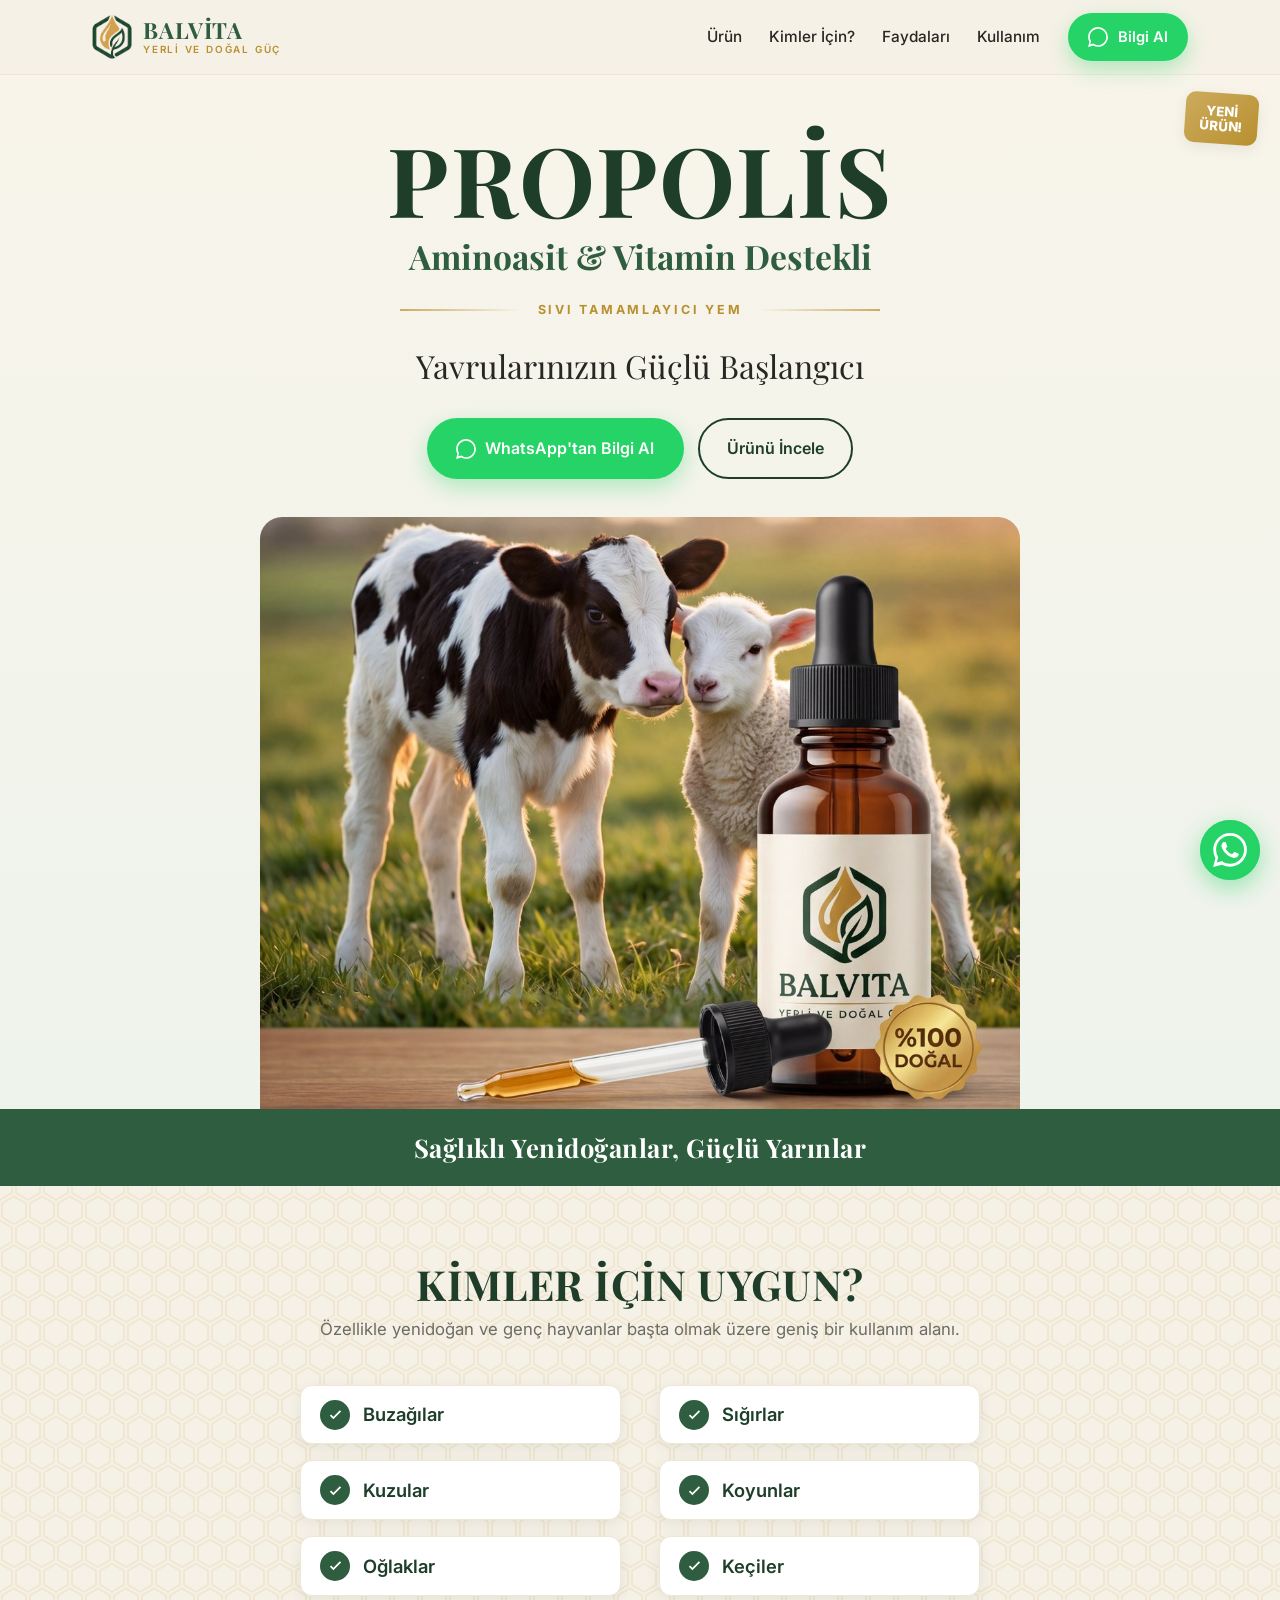
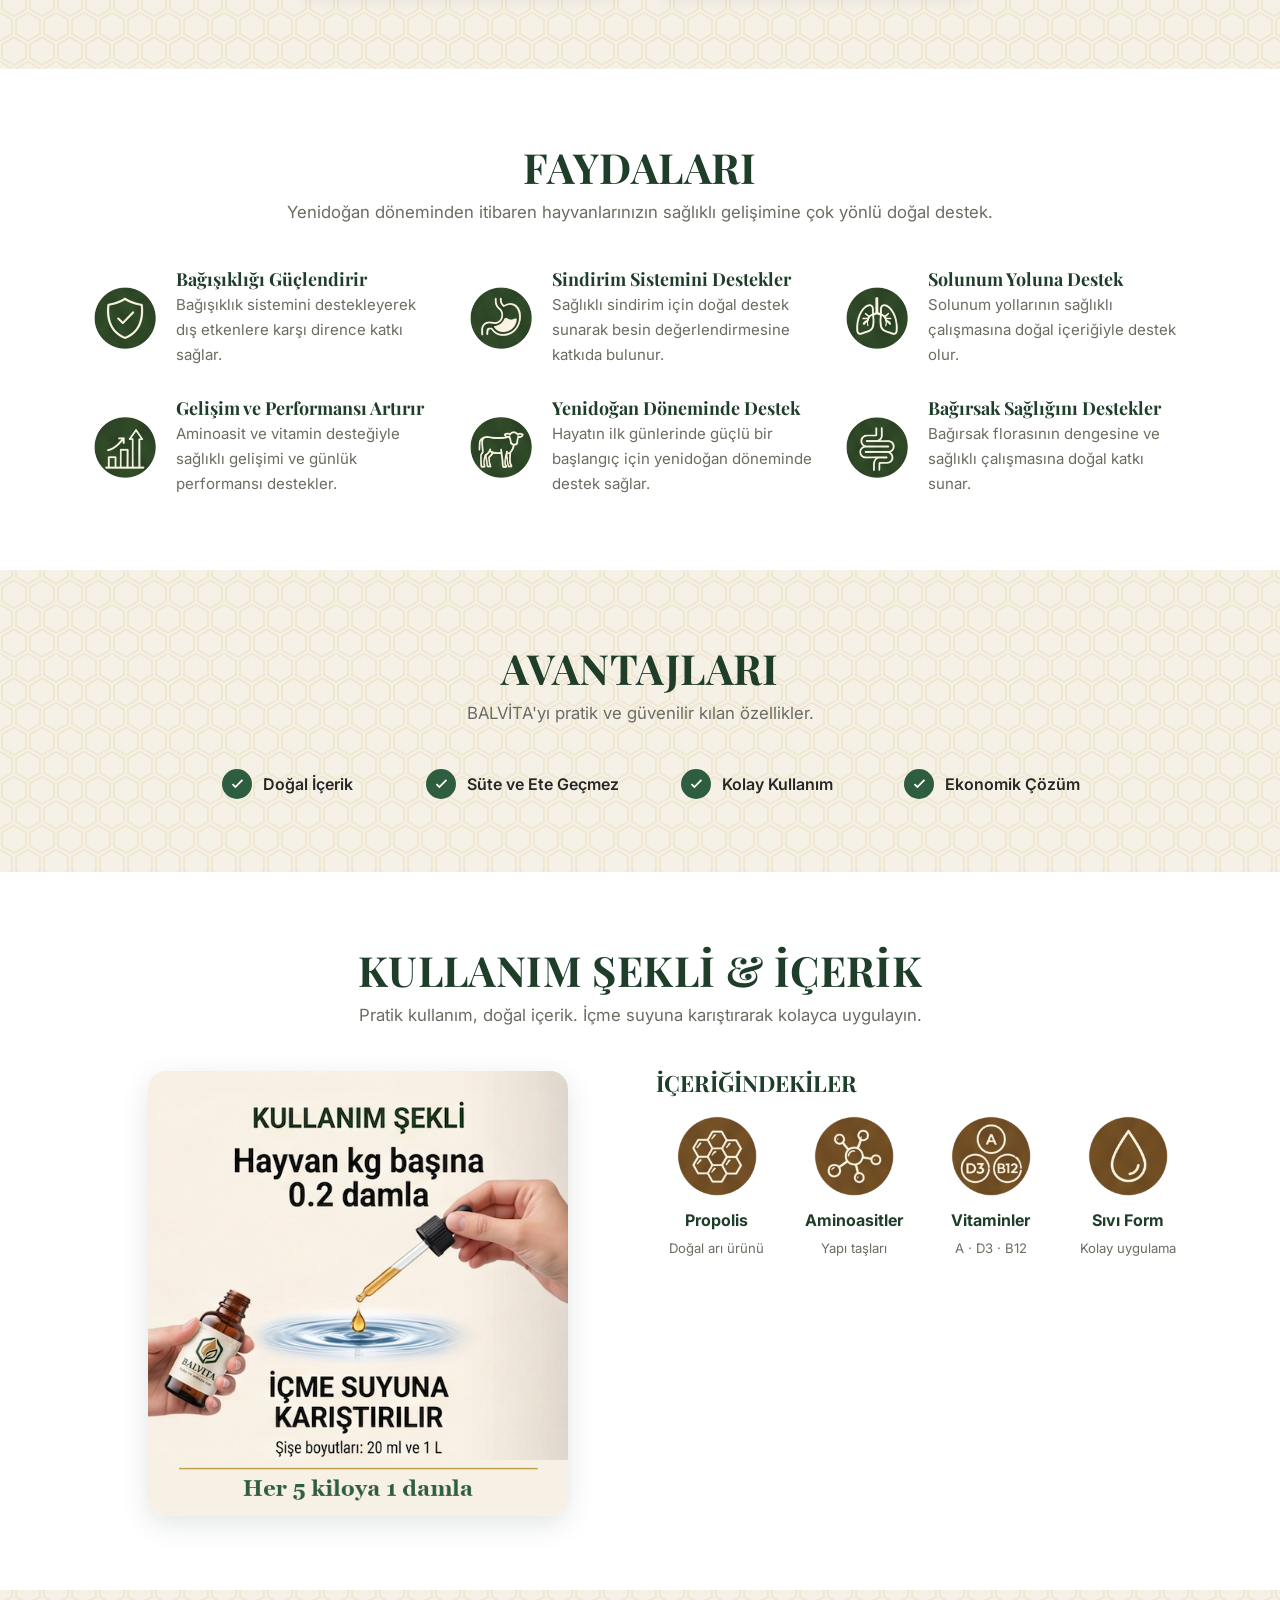
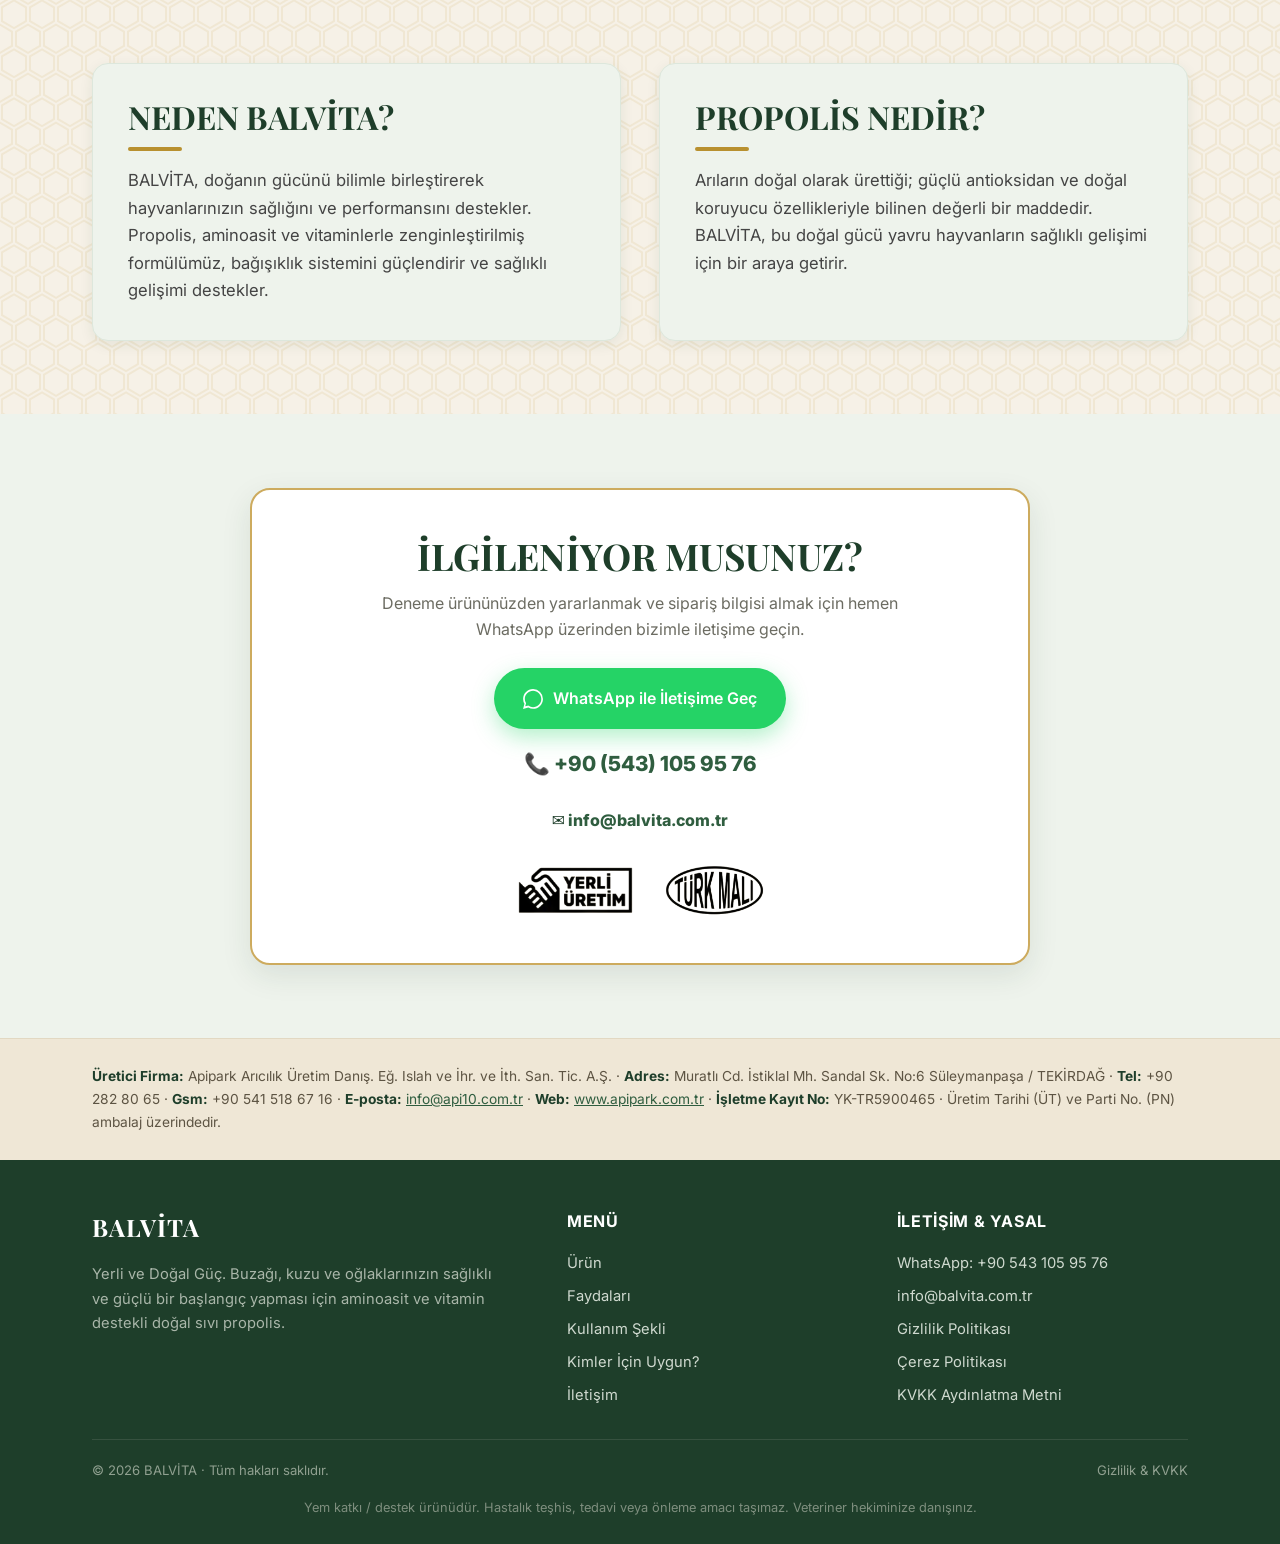
<file: index.html>
<!DOCTYPE html>
<html lang="tr">
<head>
  <meta charset="UTF-8" />
  <meta name="viewport" content="width=device-width, initial-scale=1.0" />
  <title>BALVİTA Propolis | Buzağı, Kuzu ve Oğlaklar İçin Doğal Destek Ürünü</title>
  <meta name="description" content="BALVİTA Propolis; buzağı, kuzu, oğlak ve diğer çiftlik hayvanları için aminoasit ve vitamin destekli %100 doğal sıvı tamamlayıcı yem. Bağışıklığı güçlendirir, sağlıklı gelişimi destekler. Bilgi için WhatsApp hattımız." />
  <meta name="keywords" content="propolis, buzağı, kuzu, oğlak, hayvan vitamini, yem katkı, doğal destek, BALVİTA, aminoasit" />
  <link rel="canonical" href="https://balvita.com.tr/" />
  <meta name="theme-color" content="#2f5d3f" />
  <meta property="og:type" content="website" />
  <meta property="og:locale" content="tr_TR" />
  <meta property="og:title" content="BALVİTA Propolis | Yavrularınızın Güçlü Başlangıcı" />
  <meta property="og:description" content="Aminoasit ve vitamin destekli %100 doğal sıvı propolis. Buzağı, kuzu ve oğlaklar için doğal destek." />
  <meta property="og:url" content="https://balvita.com.tr/" />
  <meta property="og:image" content="https://balvita.com.tr/assets/hero-photo.jpg" />
  <link rel="icon" href="assets/logo-mark.png" type="image/png" />
  <link rel="preconnect" href="https://fonts.googleapis.com" />
  <link rel="preconnect" href="https://fonts.gstatic.com" crossorigin />
  <link href="https://fonts.googleapis.com/css2?family=Playfair+Display:wght@600;700;800&family=Inter:wght@400;500;600;700&display=swap" rel="stylesheet" />
  <link rel="stylesheet" href="css/style.css" />
  <script>document.documentElement.className='js';</script>
</head>
<body>

  <!-- ======================= HEADER ======================= -->
  <header class="site-header">
    <div class="container header-inner">
      <a class="brand" href="index.html" aria-label="BALVİTA ana sayfa">
        <img class="logo" src="assets/logo-mark.png" alt="BALVİTA logo" />
        <span class="brand-text">
          <span class="brand-name">BALVİTA</span>
          <span class="brand-tag">Yerli ve Doğal Güç</span>
        </span>
      </a>
      <button class="nav-toggle" aria-label="Menüyü aç/kapat" aria-expanded="false"><span></span><span></span><span></span></button>
      <nav class="nav" id="nav">
        <a class="navlink" href="#urun">Ürün</a>
        <a class="navlink" href="#kimler">Kimler İçin?</a>
        <a class="navlink" href="#faydalar">Faydaları</a>
        <a class="navlink" href="#kullanim">Kullanım</a>
        <a class="btn btn-wa" href="https://wa.me/905431059576?text=Merhaba%2C%20BALV%C4%B0TA%20Propolis%20%C3%BCr%C3%BCn%C3%BC%20hakk%C4%B1nda%20bilgi%20almak%20istiyorum." target="_blank" rel="noopener">
          <svg viewBox="0 0 24 24" fill="currentColor"><path d="M.057 24l1.687-6.163a11.867 11.867 0 01-1.587-5.945C.16 5.335 5.495 0 12.05 0a11.817 11.817 0 018.413 3.488 11.824 11.824 0 013.48 8.414c-.003 6.557-5.338 11.892-11.893 11.892a11.9 11.9 0 01-5.688-1.448L.057 24zm6.597-3.807c1.676.995 3.276 1.591 5.392 1.592 5.448 0 9.886-4.434 9.889-9.885.002-5.462-4.415-9.89-9.881-9.892-5.452 0-9.887 4.434-9.889 9.884a9.86 9.86 0 001.51 5.26l-.999 3.648 3.978-1.039z"/></svg>
          Bilgi Al
        </a>
      </nav>
    </div>
  </header>

  <!-- ======================= HERO (Flyer ön yüzü) ======================= -->
  <section class="hero" id="urun">
    <span class="ribbon">YENİ<br />ÜRÜN!</span>
    <div class="container">
      <h1 class="product" data-reveal>PROPOLİS</h1>
      <p class="subtitle" data-reveal>Aminoasit &amp; Vitamin Destekli</p>
      <div class="divider" data-reveal>Sıvı Tamamlayıcı Yem</div>
      <p class="lead" data-reveal>Yavrularınızın Güçlü Başlangıcı</p>
      <div class="hero-cta" data-reveal>
        <a class="btn btn-wa" href="https://wa.me/905431059576?text=Merhaba%2C%20BALV%C4%B0TA%20Propolis%20%C3%BCr%C3%BCn%C3%BC%20hakk%C4%B1nda%20bilgi%20almak%20istiyorum." target="_blank" rel="noopener">
          <svg viewBox="0 0 24 24" fill="currentColor"><path d="M.057 24l1.687-6.163a11.867 11.867 0 01-1.587-5.945C.16 5.335 5.495 0 12.05 0a11.817 11.817 0 018.413 3.488 11.824 11.824 0 013.48 8.414c-.003 6.557-5.338 11.892-11.893 11.892a11.9 11.9 0 01-5.688-1.448L.057 24zm6.597-3.807c1.676.995 3.276 1.591 5.392 1.592 5.448 0 9.886-4.434 9.889-9.885.002-5.462-4.415-9.89-9.881-9.892-5.452 0-9.887 4.434-9.889 9.884a9.86 9.86 0 001.51 5.26l-.999 3.648 3.978-1.039z"/></svg>
          WhatsApp'tan Bilgi Al
        </a>
        <a class="btn btn-outline" href="#faydalar">Ürünü İncele</a>
      </div>

      <figure class="hero-figure" data-reveal>
        <img class="hero-photo" src="assets/hero-photo.jpg" alt="BALVİTA Propolis · buzağı, kuzu ve oğlaklar için sıvı tamamlayıcı yem" />
      </figure>
    </div>
  </section>

  <div class="slogan"><div class="container"><p>Sağlıklı Yenidoğanlar, Güçlü Yarınlar</p></div></div>

  <!-- ======================= KİMLER İÇİN UYGUN ======================= -->
  <section id="kimler" class="honey">
    <div class="container">
      <h2 class="section-title">Kimler İçin Uygun?</h2>
      <p class="section-intro">Özellikle yenidoğan ve genç hayvanlar başta olmak üzere geniş bir kullanım alanı.</p>
      <div class="suitable">
        <div class="item" data-reveal><span class="check"><svg viewBox="0 0 24 24"><path d="M5 13l4 4L19 7"/></svg></span>Buzağılar</div>
        <div class="item" data-reveal><span class="check"><svg viewBox="0 0 24 24"><path d="M5 13l4 4L19 7"/></svg></span>Sığırlar</div>
        <div class="item" data-reveal><span class="check"><svg viewBox="0 0 24 24"><path d="M5 13l4 4L19 7"/></svg></span>Kuzular</div>
        <div class="item" data-reveal><span class="check"><svg viewBox="0 0 24 24"><path d="M5 13l4 4L19 7"/></svg></span>Koyunlar</div>
        <div class="item" data-reveal><span class="check"><svg viewBox="0 0 24 24"><path d="M5 13l4 4L19 7"/></svg></span>Oğlaklar</div>
        <div class="item" data-reveal><span class="check"><svg viewBox="0 0 24 24"><path d="M5 13l4 4L19 7"/></svg></span>Keçiler</div>
      </div>
    </div>
  </section>

  <!-- ======================= FAYDALARI ======================= -->
  <section id="faydalar" class="section-alt">
    <div class="container">
      <h2 class="section-title">Faydaları</h2>
      <p class="section-intro">Yenidoğan döneminden itibaren hayvanlarınızın sağlıklı gelişimine çok yönlü doğal destek.</p>
      <div class="benefits">
        <div class="benefit" data-reveal>
          <img class="b-ic" src="assets/icons/fayda-1.png" alt="" loading="lazy" />
          <div><h3>Bağışıklığı Güçlendirir</h3><p>Bağışıklık sistemini destekleyerek dış etkenlere karşı dirence katkı sağlar.</p></div>
        </div>
        <div class="benefit" data-reveal>
          <img class="b-ic" src="assets/icons/fayda-2.png" alt="" loading="lazy" />
          <div><h3>Sindirim Sistemini Destekler</h3><p>Sağlıklı sindirim için doğal destek sunarak besin değerlendirmesine katkıda bulunur.</p></div>
        </div>
        <div class="benefit" data-reveal>
          <img class="b-ic" src="assets/icons/fayda-3.png" alt="" loading="lazy" />
          <div><h3>Solunum Yoluna Destek</h3><p>Solunum yollarının sağlıklı çalışmasına doğal içeriğiyle destek olur.</p></div>
        </div>
        <div class="benefit" data-reveal>
          <img class="b-ic" src="assets/icons/fayda-4.png" alt="" loading="lazy" />
          <div><h3>Gelişim ve Performansı Artırır</h3><p>Aminoasit ve vitamin desteğiyle sağlıklı gelişimi ve günlük performansı destekler.</p></div>
        </div>
        <div class="benefit" data-reveal>
          <img class="b-ic" src="assets/icons/fayda-5.png" alt="" loading="lazy" />
          <div><h3>Yenidoğan Döneminde Destek</h3><p>Hayatın ilk günlerinde güçlü bir başlangıç için yenidoğan döneminde destek sağlar.</p></div>
        </div>
        <div class="benefit" data-reveal>
          <img class="b-ic" src="assets/icons/fayda-6.png" alt="" loading="lazy" />
          <div><h3>Bağırsak Sağlığını Destekler</h3><p>Bağırsak florasının dengesine ve sağlıklı çalışmasına doğal katkı sunar.</p></div>
        </div>
      </div>
    </div>
  </section>

  <!-- ======================= AVANTAJLARI ======================= -->
  <section class="honey">
    <div class="container">
      <h2 class="section-title">Avantajları</h2>
      <p class="section-intro">BALVİTA'yı pratik ve güvenilir kılan özellikler.</p>
      <div class="adv-row">
        <div class="adv" data-reveal><span class="check"><svg viewBox="0 0 24 24"><path d="M5 13l4 4L19 7"/></svg></span>Doğal İçerik</div>
        <div class="adv" data-reveal><span class="check"><svg viewBox="0 0 24 24"><path d="M5 13l4 4L19 7"/></svg></span>Süte ve Ete Geçmez</div>
        <div class="adv" data-reveal><span class="check"><svg viewBox="0 0 24 24"><path d="M5 13l4 4L19 7"/></svg></span>Kolay Kullanım</div>
        <div class="adv" data-reveal><span class="check"><svg viewBox="0 0 24 24"><path d="M5 13l4 4L19 7"/></svg></span>Ekonomik Çözüm</div>
      </div>
    </div>
  </section>

  <!-- ======================= KULLANIM & İÇERİK ======================= -->
  <section id="kullanim" class="section-alt">
    <div class="container">
      <h2 class="section-title">Kullanım Şekli &amp; İçerik</h2>
      <p class="section-intro">Pratik kullanım, doğal içerik. İçme suyuna karıştırarak kolayca uygulayın.</p>
      <div class="usage-grid">

        <!-- Sol: Kullanım görseli -->
        <div data-reveal style="display:flex;align-items:center;justify-content:center">
          <img src="assets/kullanim.png"
               alt="Kullanım Şekli – Hayvan kg başına 0.2 damla, içme suyuna karıştırılır"
               style="width:100%;max-width:420px;border-radius:18px;box-shadow:0 8px 28px rgba(30,62,42,.13)"
               loading="lazy" />
        </div>

        <!-- Sağ: İçerik -->
        <div class="usage-side" data-reveal>
          <h3>İçeriğindekiler</h3>
          <div class="ingredients">
            <div class="ingredient"><img class="i-ic" src="assets/icons/icerik-1.png" alt="" loading="lazy" /><strong>Propolis</strong><span>Doğal arı ürünü</span></div>
            <div class="ingredient"><img class="i-ic" src="assets/icons/icerik-2.png" alt="" loading="lazy" /><strong>Aminoasitler</strong><span>Yapı taşları</span></div>
            <div class="ingredient"><img class="i-ic" src="assets/icons/icerik-3.png" alt="" loading="lazy" /><strong>Vitaminler</strong><span>A · D3 · B12</span></div>
            <div class="ingredient"><img class="i-ic" src="assets/icons/icerik-4.png" alt="" loading="lazy" /><strong>Sıvı Form</strong><span>Kolay uygulama</span></div>
          </div>
        </div>

      </div>
    </div>
  </section>

  <!-- ======================= NEDEN / PROPOLİS NEDİR ======================= -->
  <section class="honey">
    <div class="container two-col">
      <div class="info-block" data-reveal>
        <h2>Neden BALVİTA?</h2>
        <p>BALVİTA, doğanın gücünü bilimle birleştirerek hayvanlarınızın sağlığını ve performansını destekler. Propolis, aminoasit ve vitaminlerle zenginleştirilmiş formülümüz, bağışıklık sistemini güçlendirir ve sağlıklı gelişimi destekler.</p>
      </div>
      <div class="info-block" data-reveal>
        <h2>Propolis Nedir?</h2>
        <p>Arıların doğal olarak ürettiği; güçlü antioksidan ve doğal koruyucu özellikleriyle bilinen değerli bir maddedir. BALVİTA, bu doğal gücü yavru hayvanların sağlıklı gelişimi için bir araya getirir.</p>
      </div>
    </div>
  </section>

  <!-- ======================= İLGİLENİYOR MUSUNUZ? ======================= -->
  <section class="cta-wrap" id="iletisim">
    <div class="container">
      <div class="cta-box" data-reveal>
        <h2>İlgileniyor musunuz?</h2>
        <p>Deneme ürününüzden yararlanmak ve sipariş bilgisi almak için hemen WhatsApp üzerinden bizimle iletişime geçin.</p>
        <a class="btn btn-wa" href="https://wa.me/905431059576?text=Merhaba%2C%20BALV%C4%B0TA%20Propolis%20%C3%BCr%C3%BCn%C3%BC%20hakk%C4%B1nda%20bilgi%20almak%20istiyorum." target="_blank" rel="noopener">
          <svg viewBox="0 0 24 24" fill="currentColor"><path d="M.057 24l1.687-6.163a11.867 11.867 0 01-1.587-5.945C.16 5.335 5.495 0 12.05 0a11.817 11.817 0 018.413 3.488 11.824 11.824 0 013.48 8.414c-.003 6.557-5.338 11.892-11.893 11.892a11.9 11.9 0 01-5.688-1.448L.057 24zm6.597-3.807c1.676.995 3.276 1.591 5.392 1.592 5.448 0 9.886-4.434 9.889-9.885.002-5.462-4.415-9.89-9.881-9.892-5.452 0-9.887 4.434-9.889 9.884a9.86 9.86 0 001.51 5.26l-.999 3.648 3.978-1.039z"/></svg>
          WhatsApp ile İletişime Geç
        </a>
        <p class="phone">📞 <a href="https://wa.me/905431059576" target="_blank" rel="noopener">+90 (543) 105 95 76</a></p>
        <p class="phone" style="font-size:1rem;margin-top:.5rem">✉️ <a href="mailto:info@balvita.com.tr">info@balvita.com.tr</a></p>
        <div class="made-badges">
          <img class="seal" src="assets/icons/seal-yerli.png" alt="Yerli Üretim" loading="lazy" />
          <img class="seal" src="assets/icons/seal-turk.png" alt="Türk Malı" loading="lazy" />
        </div>
      </div>
    </div>
  </section>

  <!-- ======================= ÜRETİCİ + FOOTER ======================= -->
  <div class="maker-strip">
    <div class="container">
      <strong>Üretici Firma:</strong> Apipark Arıcılık Üretim Danış. Eğ. Islah ve İhr. ve İth. San. Tic. A.Ş. ·
      <strong>Adres:</strong> Muratlı Cd. İstiklal Mh. Sandal Sk. No:6 Süleymanpaşa / TEKİRDAĞ ·
      <strong>Tel:</strong> +90 282 80 65 · <strong>Gsm:</strong> +90 541 518 67 16 ·
      <strong>E-posta:</strong> <a href="mailto:info@api10.com.tr">info@api10.com.tr</a> ·
      <strong>Web:</strong> <a href="https://www.apipark.com.tr" target="_blank" rel="noopener">www.apipark.com.tr</a> ·
      <strong>İşletme Kayıt No:</strong> YK-TR5900465 · Üretim Tarihi (ÜT) ve Parti No. (PN) ambalaj üzerindedir.
    </div>
  </div>

  <footer class="site-footer">
    <div class="container">
      <div class="footer-grid">
        <div class="footer-brand">
          <span class="brand-name" style="font-family:var(--serif);font-size:1.5rem">BALVİTA</span>
          <p>Yerli ve Doğal Güç. Buzağı, kuzu ve oğlaklarınızın sağlıklı ve güçlü bir başlangıç yapması için aminoasit ve vitamin destekli doğal sıvı propolis.</p>
        </div>
        <div>
          <h4>Menü</h4>
          <div class="footer-links">
            <a href="#urun">Ürün</a>
            <a href="#faydalar">Faydaları</a>
            <a href="#kullanim">Kullanım Şekli</a>
            <a href="#kimler">Kimler İçin Uygun?</a>
            <a href="#iletisim">İletişim</a>
          </div>
        </div>
        <div>
          <h4>İletişim &amp; Yasal</h4>
          <div class="footer-links">
            <a href="https://wa.me/905431059576" target="_blank" rel="noopener">WhatsApp: +90 543 105 95 76</a>
            <a href="mailto:info@balvita.com.tr">info@balvita.com.tr</a>
            <a href="gizlilik-politikasi.html">Gizlilik Politikası</a>
            <a href="gizlilik-politikasi.html#cerez">Çerez Politikası</a>
            <a href="gizlilik-politikasi.html#kvkk">KVKK Aydınlatma Metni</a>
          </div>
        </div>
      </div>
      <div class="footer-bottom">
        <span>© <span id="yil">2026</span> BALVİTA · Tüm hakları saklıdır.</span>
        <span class="legal-links">
          <a href="gizlilik-politikasi.html">Gizlilik &amp; KVKK</a>
        </span>
      </div>
      <p style="font-size:.8rem;color:#7e8e7e;margin-top:1rem;text-align:center">Yem katkı / destek ürünüdür. Hastalık teşhis, tedavi veya önleme amacı taşımaz. Veteriner hekiminize danışınız.</p>
    </div>
  </footer>

  <a class="wa-float" href="https://wa.me/905431059576?text=Merhaba%2C%20BALV%C4%B0TA%20Propolis%20%C3%BCr%C3%BCn%C3%BC%20hakk%C4%B1nda%20bilgi%20almak%20istiyorum." target="_blank" rel="noopener" aria-label="WhatsApp ile iletişime geç">
    <svg viewBox="0 0 24 24"><path d="M.057 24l1.687-6.163a11.867 11.867 0 01-1.587-5.945C.16 5.335 5.495 0 12.05 0a11.817 11.817 0 018.413 3.488 11.824 11.824 0 013.48 8.414c-.003 6.557-5.338 11.892-11.893 11.892a11.9 11.9 0 01-5.688-1.448L.057 24zm6.597-3.807c1.676.995 3.276 1.591 5.392 1.592 5.448 0 9.886-4.434 9.889-9.885.002-5.462-4.415-9.89-9.881-9.892-5.452 0-9.887 4.434-9.889 9.884a9.86 9.86 0 001.51 5.26l-.999 3.648 3.978-1.039zm11.387-5.464c-.074-.124-.272-.198-.57-.347-.297-.149-1.758-.868-2.031-.967-.272-.099-.47-.149-.669.149-.198.297-.768.967-.941 1.165-.173.198-.347.223-.644.074-.297-.149-1.255-.462-2.39-1.475-.883-.788-1.48-1.761-1.653-2.059-.173-.297-.018-.458.13-.606.134-.133.297-.347.446-.521.151-.172.2-.296.3-.495.099-.198.05-.372-.025-.521-.075-.148-.669-1.611-.916-2.206-.242-.579-.487-.501-.669-.51l-.57-.01c-.198 0-.52.074-.792.372s-1.04 1.016-1.04 2.479 1.065 2.876 1.213 3.074c.149.198 2.095 3.2 5.076 4.487.71.306 1.263.489 1.694.626.712.226 1.36.194 1.872.118.571-.085 1.758-.719 2.006-1.413.248-.695.248-1.29.173-1.414z"/></svg>
  </a>

  <script>
    document.getElementById('yil').textContent = new Date().getFullYear();
    var toggle = document.querySelector('.nav-toggle'), nav = document.getElementById('nav');
    toggle.addEventListener('click', function(){ var o=nav.classList.toggle('open'); toggle.classList.toggle('active',o); toggle.setAttribute('aria-expanded',o); });
    nav.querySelectorAll('a').forEach(function(a){ a.addEventListener('click', function(){ nav.classList.remove('open'); toggle.classList.remove('active'); }); });
    var io = new IntersectionObserver(function(en){ en.forEach(function(e){ if(e.isIntersecting){ e.target.classList.add('in'); io.unobserve(e.target);} }); }, {threshold:.12});
    document.querySelectorAll('[data-reveal]').forEach(function(el){ io.observe(el); });
  </script>
</body>
</html>
</file>
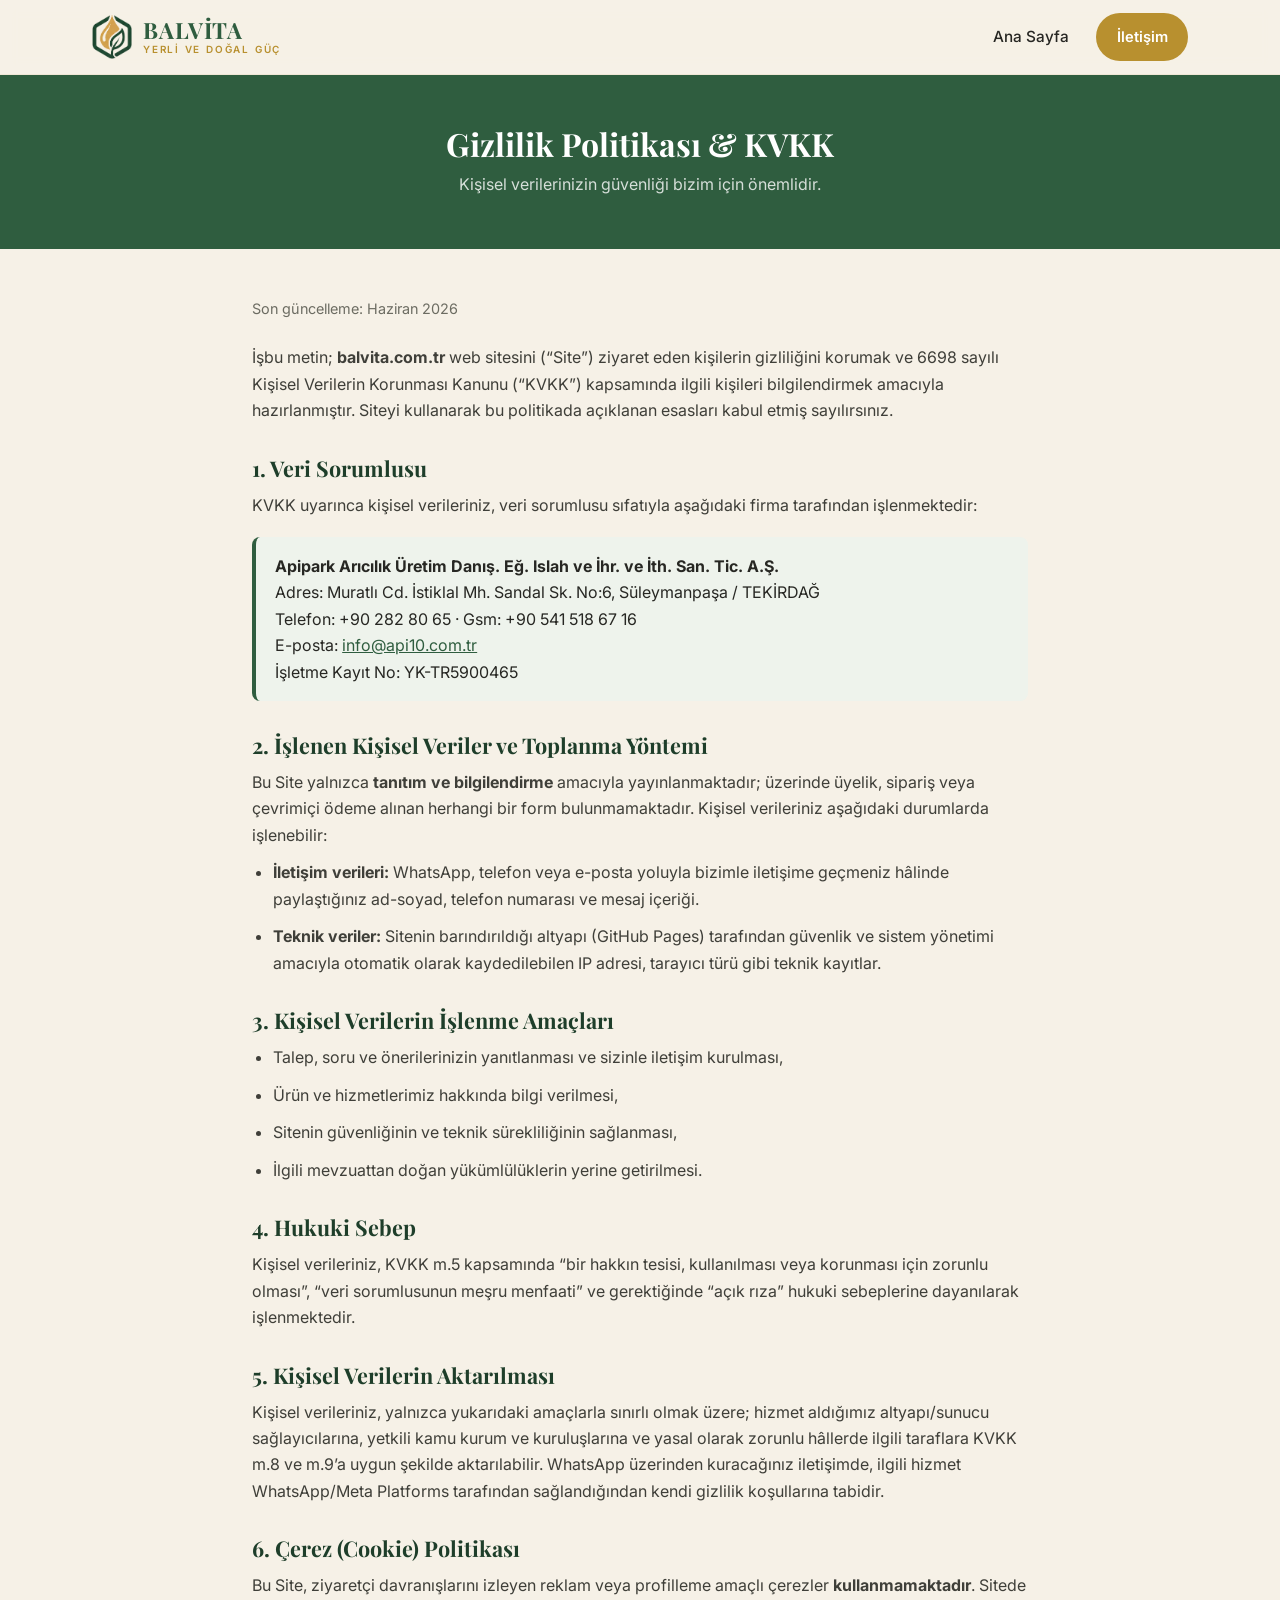
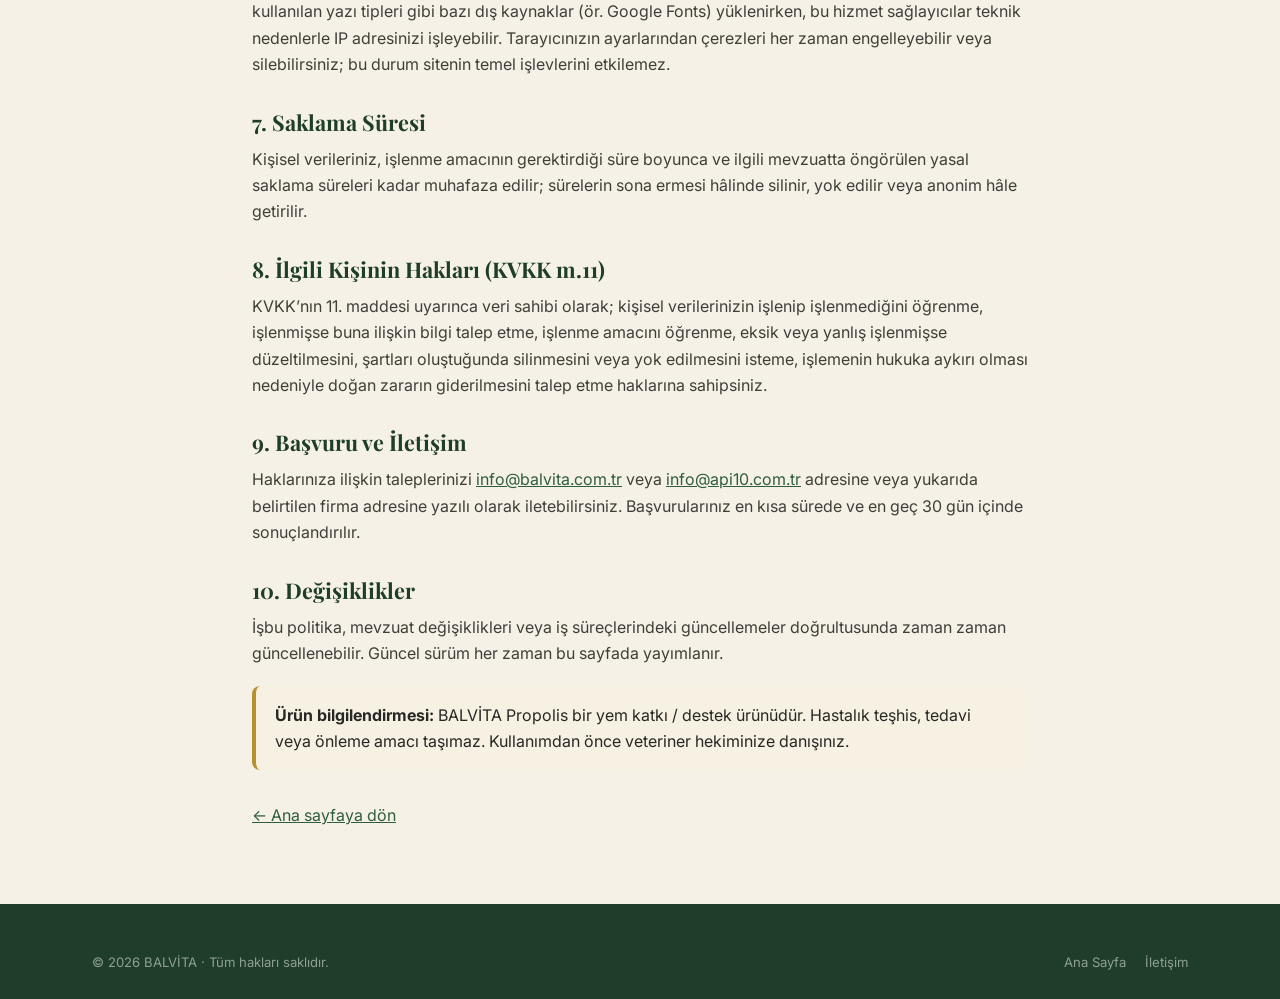
<file: gizlilik-politikasi.html>
<!DOCTYPE html>
<html lang="tr">
<head>
  <meta charset="UTF-8" />
  <meta name="viewport" content="width=device-width, initial-scale=1.0" />
  <title>Gizlilik Politikası, KVKK ve Çerez Politikası | BALVİTA</title>
  <meta name="description" content="BALVİTA gizlilik politikası, 6698 sayılı KVKK aydınlatma metni ve çerez politikası." />
  <meta name="robots" content="index,follow" />
  <link rel="canonical" href="https://balvita.com.tr/gizlilik-politikasi.html" />
  <meta name="theme-color" content="#2f5d3f" />
  <link rel="icon" href="assets/logo-mark.png" type="image/png" />
  <link rel="preconnect" href="https://fonts.googleapis.com" />
  <link rel="preconnect" href="https://fonts.gstatic.com" crossorigin />
  <link href="https://fonts.googleapis.com/css2?family=Playfair+Display:wght@600;700&family=Inter:wght@400;500;600;700&display=swap" rel="stylesheet" />
  <link rel="stylesheet" href="css/style.css" />
</head>
<body>

  <header class="site-header">
    <div class="container header-inner">
      <a class="brand" href="index.html" aria-label="BALVİTA ana sayfa">
        <img class="logo" src="assets/logo-mark.png" alt="BALVİTA logo" />
        <span class="brand-text">
          <span class="brand-name">BALVİTA</span>
          <span class="brand-tag">Yerli ve Doğal Güç</span>
        </span>
      </a>
      <nav class="nav">
        <a class="navlink" href="index.html">Ana Sayfa</a>
        <a class="btn btn-gold" href="index.html#iletisim">İletişim</a>
      </nav>
    </div>
  </header>

  <div class="page-hero">
    <div class="container">
      <h1>Gizlilik Politikası &amp; KVKK</h1>
      <p style="color:rgba(255,255,255,.8);margin-top:.5rem">Kişisel verilerinizin güvenliği bizim için önemlidir.</p>
    </div>
  </div>

  <main class="legal">
    <p class="updated">Son güncelleme: Haziran 2026</p>

    <p>İşbu metin; <strong>balvita.com.tr</strong> web sitesini (“Site”) ziyaret eden kişilerin gizliliğini korumak ve 6698 sayılı Kişisel Verilerin Korunması Kanunu (“KVKK”) kapsamında ilgili kişileri bilgilendirmek amacıyla hazırlanmıştır. Siteyi kullanarak bu politikada açıklanan esasları kabul etmiş sayılırsınız.</p>

    <h2 id="kvkk">1. Veri Sorumlusu</h2>
    <p>KVKK uyarınca kişisel verileriniz, veri sorumlusu sıfatıyla aşağıdaki firma tarafından işlenmektedir:</p>
    <div class="box">
      <strong>Apipark Arıcılık Üretim Danış. Eğ. Islah ve İhr. ve İth. San. Tic. A.Ş.</strong><br />
      Adres: Muratlı Cd. İstiklal Mh. Sandal Sk. No:6, Süleymanpaşa / TEKİRDAĞ<br />
      Telefon: +90 282 80 65 · Gsm: +90 541 518 67 16<br />
      E-posta: <a href="mailto:info@api10.com.tr">info@api10.com.tr</a><br />
      İşletme Kayıt No: YK-TR5900465
    </div>

    <h2>2. İşlenen Kişisel Veriler ve Toplanma Yöntemi</h2>
    <p>Bu Site yalnızca <strong>tanıtım ve bilgilendirme</strong> amacıyla yayınlanmaktadır; üzerinde üyelik, sipariş veya çevrimiçi ödeme alınan herhangi bir form bulunmamaktadır. Kişisel verileriniz aşağıdaki durumlarda işlenebilir:</p>
    <ul>
      <li><strong>İletişim verileri:</strong> WhatsApp, telefon veya e-posta yoluyla bizimle iletişime geçmeniz hâlinde paylaştığınız ad-soyad, telefon numarası ve mesaj içeriği.</li>
      <li><strong>Teknik veriler:</strong> Sitenin barındırıldığı altyapı (GitHub Pages) tarafından güvenlik ve sistem yönetimi amacıyla otomatik olarak kaydedilebilen IP adresi, tarayıcı türü gibi teknik kayıtlar.</li>
    </ul>

    <h2>3. Kişisel Verilerin İşlenme Amaçları</h2>
    <ul>
      <li>Talep, soru ve önerilerinizin yanıtlanması ve sizinle iletişim kurulması,</li>
      <li>Ürün ve hizmetlerimiz hakkında bilgi verilmesi,</li>
      <li>Sitenin güvenliğinin ve teknik sürekliliğinin sağlanması,</li>
      <li>İlgili mevzuattan doğan yükümlülüklerin yerine getirilmesi.</li>
    </ul>

    <h2>4. Hukuki Sebep</h2>
    <p>Kişisel verileriniz, KVKK m.5 kapsamında “bir hakkın tesisi, kullanılması veya korunması için zorunlu olması”, “veri sorumlusunun meşru menfaati” ve gerektiğinde “açık rıza” hukuki sebeplerine dayanılarak işlenmektedir.</p>

    <h2>5. Kişisel Verilerin Aktarılması</h2>
    <p>Kişisel verileriniz, yalnızca yukarıdaki amaçlarla sınırlı olmak üzere; hizmet aldığımız altyapı/sunucu sağlayıcılarına, yetkili kamu kurum ve kuruluşlarına ve yasal olarak zorunlu hâllerde ilgili taraflara KVKK m.8 ve m.9’a uygun şekilde aktarılabilir. WhatsApp üzerinden kuracağınız iletişimde, ilgili hizmet WhatsApp/Meta Platforms tarafından sağlandığından kendi gizlilik koşullarına tabidir.</p>

    <h2 id="cerez">6. Çerez (Cookie) Politikası</h2>
    <p>Bu Site, ziyaretçi davranışlarını izleyen reklam veya profilleme amaçlı çerezler <strong>kullanmamaktadır</strong>. Sitede kullanılan yazı tipleri gibi bazı dış kaynaklar (ör. Google Fonts) yüklenirken, bu hizmet sağlayıcılar teknik nedenlerle IP adresinizi işleyebilir. Tarayıcınızın ayarlarından çerezleri her zaman engelleyebilir veya silebilirsiniz; bu durum sitenin temel işlevlerini etkilemez.</p>

    <h2>7. Saklama Süresi</h2>
    <p>Kişisel verileriniz, işlenme amacının gerektirdiği süre boyunca ve ilgili mevzuatta öngörülen yasal saklama süreleri kadar muhafaza edilir; sürelerin sona ermesi hâlinde silinir, yok edilir veya anonim hâle getirilir.</p>

    <h2>8. İlgili Kişinin Hakları (KVKK m.11)</h2>
    <p>KVKK’nın 11. maddesi uyarınca veri sahibi olarak; kişisel verilerinizin işlenip işlenmediğini öğrenme, işlenmişse buna ilişkin bilgi talep etme, işlenme amacını öğrenme, eksik veya yanlış işlenmişse düzeltilmesini, şartları oluştuğunda silinmesini veya yok edilmesini isteme, işlemenin hukuka aykırı olması nedeniyle doğan zararın giderilmesini talep etme haklarına sahipsiniz.</p>

    <h2>9. Başvuru ve İletişim</h2>
    <p>Haklarınıza ilişkin taleplerinizi <a href="mailto:info@balvita.com.tr">info@balvita.com.tr</a> veya <a href="mailto:info@api10.com.tr">info@api10.com.tr</a> adresine veya yukarıda belirtilen firma adresine yazılı olarak iletebilirsiniz. Başvurularınız en kısa sürede ve en geç 30 gün içinde sonuçlandırılır.</p>

    <h2>10. Değişiklikler</h2>
    <p>İşbu politika, mevzuat değişiklikleri veya iş süreçlerindeki güncellemeler doğrultusunda zaman zaman güncellenebilir. Güncel sürüm her zaman bu sayfada yayımlanır.</p>

    <div class="box" style="border-left-color:var(--gold);background:#f7f1e4">
      <strong>Ürün bilgilendirmesi:</strong> BALVİTA Propolis bir yem katkı / destek ürünüdür. Hastalık teşhis, tedavi veya önleme amacı taşımaz. Kullanımdan önce veteriner hekiminize danışınız.
    </div>

    <p style="margin-top:2rem"><a href="index.html">← Ana sayfaya dön</a></p>
  </main>

  <footer class="site-footer">
    <div class="container">
      <div class="footer-bottom" style="border:0;padding-top:0">
        <span>© <span id="yil">2026</span> BALVİTA · Tüm hakları saklıdır.</span>
        <span class="legal-links">
          <a href="index.html">Ana Sayfa</a>
          <a href="index.html#iletisim">İletişim</a>
        </span>
      </div>
    </div>
  </footer>
  <script>document.getElementById('yil').textContent=new Date().getFullYear();</script>
</body>
</html>
</file>
<file: css/style.css>
/* =========================================================
   BALVİTA – Tasarım (Flyer/İnfo broşürü ile birebir uyumlu)
   Renkler: koyu yeşil, altın, bronz, krem · Wabenmuster
   ========================================================= */
:root{
  --green:#2f5d3f;
  --green-deep:#1e3e2a;
  --green-soft:#eef3ec;
  --gold:#b8902f;
  --gold-light:#cdab5e;
  --bronze:#7a5d33;
  --cream:#f6f1e7;
  --cream-2:#efe7d6;
  --ink:#272723;
  --muted:#6c6c62;
  --white:#ffffff;
  --wa:#25d366;
  --radius:16px;
  --shadow:0 10px 30px rgba(30,62,42,.10);
  --shadow-sm:0 4px 14px rgba(30,62,42,.08);
  --maxw:1140px;
  --serif:"Playfair Display",Georgia,"Times New Roman",serif;
  --sans:"Inter",system-ui,-apple-system,"Segoe UI",Roboto,sans-serif;
  --honey:url("data:image/svg+xml,%3Csvg width='28' height='49' viewBox='0 0 28 49' xmlns='http://www.w3.org/2000/svg'%3E%3Cg fill='%23c9a24a' fill-opacity='0.13' fill-rule='evenodd'%3E%3Cpath d='M13.99 9.25l13 7.5v15l-13 7.5L1 31.75v-15l12.99-7.5zM3 17.9v12.7l10.99 6.34 11-6.35V17.9l-11-6.34L3 17.9zM0 15l12.98-7.5V0h-2v6.35L0 12.69v2.3zm0 18.5L12.98 41v8h-2v-6.85L0 35.81v-2.3zM15 0v7.5L27.99 15H28v-2.31h-.01L17 6.35V0h-2zm0 49v-8l12.99-7.5H28v2.31h-.01L17 42.15V49h-2z'/%3E%3C/g%3E%3C/svg%3E");
}

*{margin:0;padding:0;box-sizing:border-box}
html{scroll-behavior:smooth}
body{font-family:var(--sans);color:var(--ink);background:var(--cream);line-height:1.65;-webkit-font-smoothing:antialiased}
img{max-width:100%;display:block}
a{color:inherit;text-decoration:none}
.container{max-width:var(--maxw);margin:0 auto;padding:0 22px}

h1,h2,h3{font-family:var(--serif);line-height:1.15;color:var(--green-deep);font-weight:700}
.section-title{font-size:clamp(1.7rem,3.6vw,2.6rem);text-align:center;margin-bottom:.5rem;text-transform:uppercase;letter-spacing:.01em}
.section-intro{text-align:center;max-width:720px;margin:0 auto 2.6rem;color:var(--muted);font-size:1.05rem}
.eyebrow{display:inline-block;font-family:var(--sans);font-weight:700;letter-spacing:.14em;text-transform:uppercase;font-size:.78rem;color:var(--gold);margin-bottom:.9rem}
section{padding:4.6rem 0}
.section-alt{background:var(--white)}
.honey{background-image:var(--honey)}

/* ---------- Butonlar ---------- */
.btn{display:inline-flex;align-items:center;gap:.6rem;font-weight:600;font-size:1rem;padding:.95rem 1.7rem;border-radius:50px;border:2px solid transparent;cursor:pointer;transition:transform .15s ease,box-shadow .15s ease,background .15s ease}
.btn:hover{transform:translateY(-2px)}
.btn svg{width:20px;height:20px}
.btn-wa{background:var(--wa);color:#fff;box-shadow:0 8px 22px rgba(37,211,102,.35)}
.btn-wa:hover{background:#1ebe5b}
.btn-gold{background:var(--gold);color:#fff}
.btn-gold:hover{background:#a67e25}
.btn-outline{background:transparent;border-color:currentColor;color:var(--green-deep)}
.hero .btn-outline{color:var(--green-deep)}
.btn-outline:hover{background:rgba(47,93,63,.06)}

/* ---------- Header ---------- */
.site-header{position:sticky;top:0;z-index:50;background:rgba(246,241,231,.94);backdrop-filter:saturate(180%) blur(8px);border-bottom:1px solid var(--cream-2)}
.header-inner{display:flex;align-items:center;justify-content:space-between;height:74px}
.brand{display:flex;align-items:center;gap:.7rem}
.brand .logo{width:auto;height:44px}
.brand-text{display:flex;flex-direction:column;line-height:1}
.brand-name{font-family:var(--serif);font-weight:700;font-size:1.4rem;color:var(--green);letter-spacing:.04em}
.brand-tag{font-size:.62rem;letter-spacing:.18em;text-transform:uppercase;color:var(--gold);font-weight:600;margin-top:3px}
.nav{display:flex;align-items:center;gap:1.7rem}
.nav a.navlink{font-weight:500;font-size:.96rem;color:var(--ink);transition:color .15s}
.nav a.navlink:hover{color:var(--green)}
.nav .btn{padding:.62rem 1.15rem;font-size:.92rem}
.nav-toggle{display:none;background:none;border:0;cursor:pointer;padding:6px}
.nav-toggle span{display:block;width:26px;height:3px;background:var(--green-deep);border-radius:3px;margin:5px 0;transition:.25s}

/* ---------- Hero (Flyer ön yüzü) ---------- */
.hero{position:relative;text-align:center;padding:3.6rem 0 0;background:linear-gradient(180deg,#f8f4ea 0%,#eef3ec 100%);overflow:hidden}
.hero .container{position:relative;z-index:2}
.ribbon{position:absolute;top:18px;right:22px;z-index:3;background:linear-gradient(135deg,var(--gold-light),var(--gold));color:#fff;font-weight:800;font-size:.82rem;text-align:center;line-height:1.1;padding:.7rem .9rem;border-radius:10px;box-shadow:var(--shadow-sm);transform:rotate(4deg)}
.ribbon small{display:block;font-size:.66rem;font-weight:600;letter-spacing:.06em}
.hero .product{font-size:clamp(3rem,9vw,6rem);letter-spacing:.02em;color:var(--green-deep);line-height:.95;margin-bottom:.3rem}
.hero .subtitle{font-family:var(--serif);font-size:clamp(1.3rem,3.4vw,2.1rem);color:var(--green);font-weight:700;margin-bottom:1rem}
.divider{display:flex;align-items:center;justify-content:center;gap:1rem;max-width:480px;margin:0 auto 1.2rem;color:var(--gold);font-family:var(--sans);font-weight:700;letter-spacing:.22em;font-size:.78rem;text-transform:uppercase}
.divider::before,.divider::after{content:"";height:2px;flex:1;background:linear-gradient(90deg,transparent,var(--gold-light))}
.divider::before{background:linear-gradient(90deg,var(--gold-light),transparent)}
.hero .lead{font-family:var(--serif);font-size:clamp(1.4rem,3.4vw,2rem);color:var(--ink);margin-bottom:1.6rem}
.hero-cta{display:flex;gap:.9rem;flex-wrap:wrap;justify-content:center;margin-bottom:2.4rem}

/* Hero görsel alanı (gerçek ürün fotoğrafı buraya gelecek) */
.hero-figure{position:relative;max-width:760px;margin:0 auto;border-radius:22px 22px 0 0;overflow:hidden}
.hero-photo{width:100%;display:block}
.hero-placeholder{background:linear-gradient(165deg,#ffffff 0%,#f1ece0 100%);color:var(--green-deep);padding:3rem 1.5rem 3.4rem;display:flex;flex-direction:column;align-items:center;justify-content:center;min-height:300px;border:1px solid var(--cream-2)}
.hero-placeholder img{width:300px;max-width:80%;filter:drop-shadow(0 10px 22px rgba(30,62,42,.15))}
.hero-placeholder .note{margin-top:1.1rem;font-size:.95rem;color:var(--muted)}
.float-badge{position:absolute;bottom:18px;left:18px;background:#fff;color:var(--green-deep);font-weight:800;border-radius:50%;width:86px;height:86px;display:flex;flex-direction:column;align-items:center;justify-content:center;text-align:center;font-size:.72rem;line-height:1.1;box-shadow:var(--shadow);border:3px solid var(--gold)}
.float-badge .big{font-size:1.05rem;color:var(--gold)}

/* ---------- Slogan bandı ---------- */
.slogan{background:var(--green);color:#fff;text-align:center;padding:1.1rem 0}
.slogan p{font-family:var(--serif);font-size:clamp(1.1rem,2.6vw,1.6rem);font-weight:700;letter-spacing:.02em}

/* ---------- Yasal uyarı şeridi ---------- */
.disclaimer{background:var(--cream-2);border-bottom:1px solid #e2d8c2;padding:1rem 0;font-size:.9rem;color:#5d5443;text-align:center}
.disclaimer strong{color:var(--green-deep)}

/* ---------- Neden / Propolis nedir ---------- */
.two-col{display:grid;grid-template-columns:1fr 1fr;gap:2.4rem;align-items:stretch}
.info-block{background:var(--green-soft);border:1px solid #dde7dc;border-radius:var(--radius);padding:2.2rem;box-shadow:var(--shadow-sm)}
.info-block h2{font-size:clamp(1.5rem,3vw,2rem);text-align:left;text-transform:uppercase}
.info-block h2::after{content:"";display:block;width:54px;height:4px;background:var(--gold);border-radius:3px;margin-top:.7rem}
.info-block p{color:#444;margin-top:1rem;font-size:1.04rem}

/* ---------- Faydalar (yeşil daire ikonlar) ---------- */
.benefits{display:grid;grid-template-columns:repeat(3,1fr);gap:1.8rem 2rem}
.benefit{display:flex;gap:1.1rem;align-items:center}
.benefit .circle{flex:0 0 auto;width:64px;height:64px;border-radius:50%;background:var(--green);display:flex;align-items:center;justify-content:center;box-shadow:var(--shadow-sm)}
.benefit .circle svg{width:34px;height:34px;stroke:#fff;fill:none;stroke-width:1.7;stroke-linecap:round;stroke-linejoin:round}
.benefit h3{font-size:1.12rem;color:var(--green-deep);margin-bottom:.25rem;line-height:1.2}
.benefit p{color:var(--muted);font-size:.94rem}
.benefit .b-ic{width:66px;height:66px;flex:0 0 auto;display:block}
.ingredient .i-ic{width:84px;height:84px;margin:0 auto .55rem;display:block}

/* ---------- Kullanım & İçerik ---------- */
.usage-grid{display:grid;grid-template-columns:1fr 1fr;gap:2rem;align-items:stretch}
.usage-box{background:var(--green);color:var(--cream);border-radius:20px;padding:2.4rem;text-align:center;display:flex;flex-direction:column;justify-content:center;position:relative;overflow:hidden}
.usage-box .label{font-size:1rem;font-weight:600;color:var(--gold-light);letter-spacing:.06em;text-transform:uppercase}
.usage-box .dose{font-family:var(--serif);font-size:3.6rem;color:#fff;line-height:1.05;margin:.2rem 0 .6rem}
.usage-box .how{display:inline-flex;align-items:center;gap:.6rem;font-size:1.15rem;font-weight:700;justify-content:center}
.usage-box .how svg{width:30px;height:30px;stroke:var(--gold-light);fill:none;stroke-width:1.7}
.usage-box .meta{font-size:.85rem;color:rgba(255,255,255,.72);margin-top:1.1rem}
.usage-side h3{font-size:1.4rem;margin-bottom:1.1rem;text-transform:uppercase}
.ingredients{display:grid;grid-template-columns:repeat(4,1fr);gap:1rem}
.ingredient{text-align:center}
.ingredient .circle{width:76px;height:76px;margin:0 auto .6rem;border-radius:50%;background:var(--bronze);display:flex;align-items:center;justify-content:center;box-shadow:var(--shadow-sm)}
.ingredient .circle svg{width:36px;height:36px;stroke:#fff;fill:none;stroke-width:1.6}
.ingredient .circle .vit{color:#fff;font-family:var(--sans);font-weight:700;font-size:.72rem;letter-spacing:.02em}
.ingredient strong{display:block;color:var(--green-deep);font-size:1rem}
.ingredient span{font-size:.82rem;color:var(--muted)}

/* ---------- Kimler için uygun (çentik listesi) ---------- */
.suitable{max-width:680px;margin:0 auto;display:grid;grid-template-columns:1fr 1fr;gap:1rem 2.4rem}
.suitable .item{display:flex;align-items:center;gap:.8rem;font-size:1.15rem;font-weight:600;color:var(--green-deep);background:var(--white);border:1px solid var(--cream-2);border-radius:12px;padding:.85rem 1.2rem;box-shadow:var(--shadow-sm)}
.check{flex:0 0 auto;width:30px;height:30px;border-radius:50%;background:var(--green);display:flex;align-items:center;justify-content:center}
.check svg{width:17px;height:17px;stroke:#fff;stroke-width:2.6;fill:none}

/* ---------- Avantajlar ---------- */
.adv-row{display:grid;grid-template-columns:repeat(4,1fr);gap:1.2rem;max-width:920px;margin:0 auto}
.adv{display:flex;align-items:center;gap:.7rem;font-weight:600;justify-content:center;text-align:center}

/* ---------- İlgileniyor musunuz? (CTA kutusu) ---------- */
.cta-wrap{background:var(--green-soft);}
.cta-box{max-width:780px;margin:0 auto;background:var(--white);border:2px solid var(--gold-light);border-radius:20px;padding:2.8rem 2rem;text-align:center;box-shadow:var(--shadow)}
.cta-box h2{font-size:clamp(1.6rem,3.6vw,2.3rem);text-transform:uppercase}
.cta-box p{color:var(--muted);max-width:520px;margin:.8rem auto 1.6rem}
.cta-box .phone{font-size:1.3rem;font-weight:800;margin-top:1.1rem;color:var(--green-deep)}
.cta-box .phone a{color:var(--green)}
.made-badges{display:flex;gap:1.6rem;justify-content:center;align-items:center;margin-top:1.8rem;flex-wrap:wrap}
.made-badges .seal{height:56px;width:auto}
.stamp{display:inline-flex;align-items:center;gap:.5rem;border:2px solid var(--bronze);color:var(--bronze);border-radius:10px;padding:.5rem .9rem;font-size:.74rem;font-weight:800;letter-spacing:.06em;text-transform:uppercase;line-height:1.05;text-align:left}
.stamp svg{width:22px;height:22px;stroke:var(--bronze);fill:none;stroke-width:1.7}

/* ---------- Üretici şeridi + Footer ---------- */
.maker-strip{background:var(--cream-2);border-top:1px solid #e2d8c2;color:#5d5443;font-size:.86rem;padding:1.6rem 0;line-height:1.7}
.maker-strip strong{color:var(--green-deep)}
.maker-strip a{color:var(--green);text-decoration:underline}
.site-footer{background:var(--green-deep);color:#cfd9cf;padding:3rem 0 1.6rem;font-size:.92rem}
.footer-grid{display:grid;grid-template-columns:1.5fr 1fr 1fr;gap:2.4rem;margin-bottom:2rem}
.site-footer h4{color:#fff;font-family:var(--sans);font-size:1rem;letter-spacing:.04em;margin-bottom:1rem;text-transform:uppercase}
.site-footer a:hover{color:#fff}
.footer-links{display:flex;flex-direction:column;gap:.55rem}
.footer-brand .brand-name{color:#fff}
.footer-brand p{margin-top:.9rem;color:#a9b6a9;max-width:26rem}
.footer-bottom{border-top:1px solid #36513f;padding-top:1.2rem;display:flex;justify-content:space-between;gap:1rem;flex-wrap:wrap;font-size:.82rem;color:#90a090}
.footer-bottom .legal-links{display:flex;gap:1.2rem;flex-wrap:wrap}

/* ---------- Yüzen WhatsApp ---------- */
.wa-float{position:fixed;right:20px;bottom:20px;z-index:60;width:60px;height:60px;border-radius:50%;background:var(--wa);display:flex;align-items:center;justify-content:center;box-shadow:0 8px 24px rgba(37,211,102,.45);transition:transform .15s}
.wa-float:hover{transform:scale(1.08)}
.wa-float svg{width:34px;height:34px;fill:#fff}
.wa-float::after{content:"";position:absolute;inset:0;border-radius:50%;border:2px solid var(--wa);animation:waPulse 2.2s infinite;opacity:.6}
@keyframes waPulse{0%{transform:scale(1);opacity:.6}100%{transform:scale(1.6);opacity:0}}

/* ---------- İç sayfa (yasal) ---------- */
.page-hero{background:var(--green);color:var(--cream);padding:3.2rem 0;text-align:center}
.page-hero h1{color:#fff}
.legal{max-width:820px;margin:0 auto;padding:3rem 22px 4rem}
.legal h2{font-size:1.35rem;margin:2rem 0 .7rem;color:var(--green-deep)}
.legal h2:first-child{margin-top:0}
.legal p,.legal li{color:#3f3f39;margin-bottom:.7rem}
.legal ul,.legal ol{padding-left:1.3rem;margin-bottom:1rem}
.legal a{color:var(--green);text-decoration:underline}
.legal .updated{color:var(--muted);font-size:.9rem;margin-bottom:1.5rem}
.legal .box{background:var(--green-soft);border-left:4px solid var(--green);padding:1rem 1.2rem;border-radius:8px;margin:1.2rem 0}

/* ---------- Reveal ---------- */
.js [data-reveal]{opacity:0;transform:translateY(22px);transition:opacity .6s ease,transform .6s ease}
.js [data-reveal].in{opacity:1;transform:none}

/* ---------- Responsive ---------- */
@media (max-width:900px){
  .benefits{grid-template-columns:1fr 1fr}
  .two-col,.usage-grid{grid-template-columns:1fr}
  .footer-grid{grid-template-columns:1fr 1fr}
  .adv-row{grid-template-columns:1fr 1fr}
}
@media (max-width:680px){
  section{padding:3.2rem 0}
  .nav{position:fixed;inset:74px 0 auto 0;background:var(--cream);flex-direction:column;align-items:flex-start;gap:0;padding:.5rem 22px 1.2rem;border-bottom:1px solid var(--cream-2);box-shadow:var(--shadow);transform:translateY(-130%);transition:transform .28s ease}
  .nav.open{transform:translateY(0)}
  .nav a.navlink{width:100%;padding:.85rem 0;border-bottom:1px solid var(--cream-2)}
  .nav .btn{margin-top:.8rem;width:100%;justify-content:center}
  .nav-toggle{display:block}
  .nav-toggle.active span:nth-child(1){transform:translateY(8px) rotate(45deg)}
  .nav-toggle.active span:nth-child(2){opacity:0}
  .nav-toggle.active span:nth-child(3){transform:translateY(-8px) rotate(-45deg)}
  .benefits,.ingredients,.suitable,.footer-grid,.adv-row{grid-template-columns:1fr}
  .ingredients{grid-template-columns:1fr 1fr}
  .hero-cta{flex-direction:column}
  .hero-cta .btn{width:100%;justify-content:center}
  .ribbon{top:10px;right:12px}
  .footer-bottom{flex-direction:column}
}
</file>
